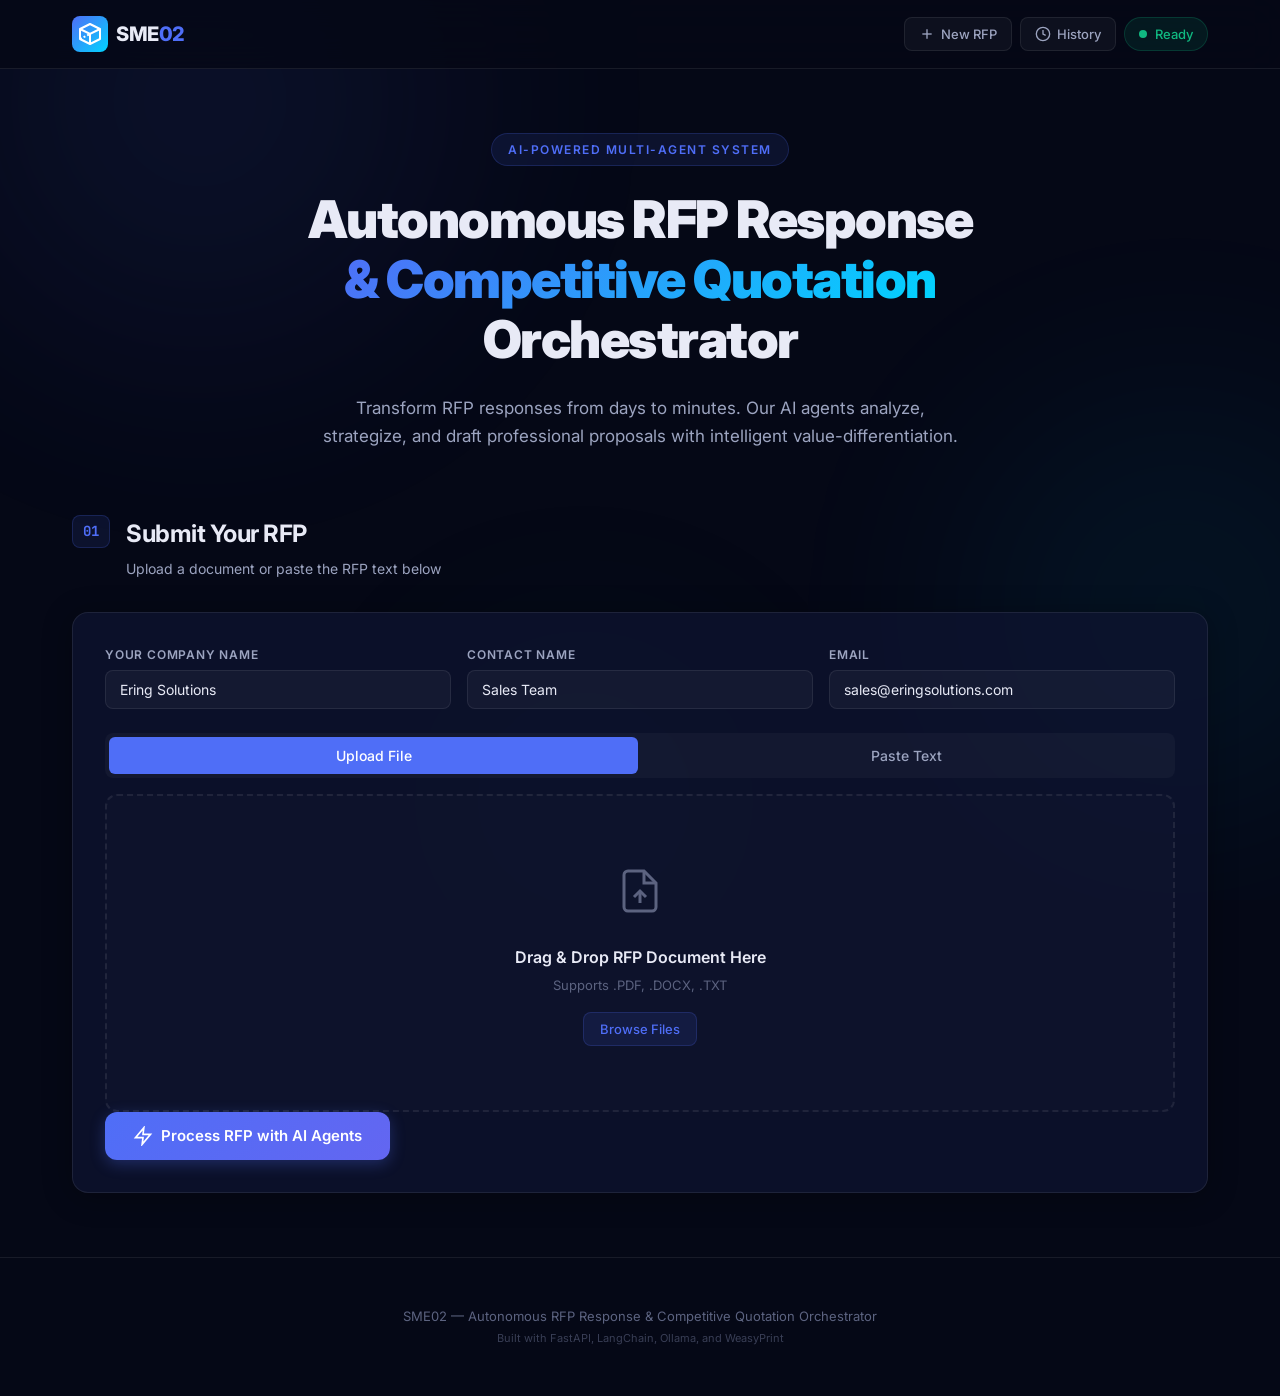
<file: static/index.html>
<!DOCTYPE html>
<html lang="en">
<head>
    <meta charset="UTF-8">
    <meta name="viewport" content="width=device-width, initial-scale=1.0">
    <title>SME02 — Autonomous RFP Response Orchestrator</title>
    <meta name="description" content="AI-powered multi-agent system for competitive RFP quotation generation. Transform RFP responses from days to minutes.">
    <link rel="preconnect" href="https://fonts.googleapis.com">
    <link rel="preconnect" href="https://fonts.gstatic.com" crossorigin>
    <link href="https://fonts.googleapis.com/css2?family=Inter:wght@300;400;500;600;700;800;900&family=JetBrains+Mono:wght@400;500;600;700&display=swap" rel="stylesheet">
    <link rel="stylesheet" href="https://fonts.googleapis.com/css2?family=Material+Symbols+Rounded:opsz,wght,FILL,GRAD@20..48,100..700,0..1,-50..200&icon_names=assignment,cancel,check_circle,currency_exchange,description,pending,published_with_changes,schedule,search,settings,smart_toy,stylus_fountain_pen,sync" />
    <link rel="stylesheet" href="/static/css/style.css?v=1.1">
</head>
<body>

    <!-- ===== Ambient Background ===== -->
    <div class="ambient-bg">
        <div class="ambient-orb orb-1"></div>
        <div class="ambient-orb orb-2"></div>
        <div class="ambient-orb orb-3"></div>
    </div>

    <!-- ===== Header ===== -->
    <header class="header" id="header">
        <div class="header-inner">
            <div class="logo">
                <div class="logo-icon">
                    <svg width="24" height="24" viewBox="0 0 24 24" fill="none">
                        <path d="M12 2L2 7V17L12 22L22 17V7L12 2Z" stroke="currentColor" stroke-width="2" stroke-linejoin="round"/>
                        <path d="M12 22V12" stroke="currentColor" stroke-width="2"/>
                        <path d="M22 7L12 12L2 7" stroke="currentColor" stroke-width="2"/>
                        <path d="M2 17L12 12" stroke="currentColor" stroke-width="2" stroke-dasharray="2 2"/>
                    </svg>
                </div>
                <span class="logo-text">SME<span class="logo-accent">02</span></span>
            </div>
            <nav class="nav-actions">
                <button class="header-btn" id="newRfpHeaderBtn" title="Start New RFP">
                    <svg width="16" height="16" viewBox="0 0 24 24" fill="none" stroke="currentColor" stroke-width="2">
                        <line x1="12" y1="5" x2="12" y2="19"/>
                        <line x1="5" y1="12" x2="19" y2="12"/>
                    </svg>
                    New RFP
                </button>
                <button class="header-btn" id="historyBtn" title="View History">
                    <svg width="16" height="16" viewBox="0 0 24 24" fill="none" stroke="currentColor" stroke-width="2">
                        <circle cx="12" cy="12" r="10"/>
                        <polyline points="12 6 12 12 16 14"/>
                    </svg>
                    History
                </button>
                <span class="status-badge" id="globalStatus">
                    <span class="status-dot"></span>
                    Ready
                </span>
            </nav>
        </div>
    </header>

    <!-- ===== Main Content ===== -->
    <main class="main">

        <!-- Hero Section -->
        <section class="hero" id="heroSection">
            <div class="hero-content">
                <div class="hero-badge">AI-Powered Multi-Agent System</div>
                <h1 class="hero-title">
                    Autonomous RFP Response<br>
                    <span class="gradient-text">&amp; Competitive Quotation</span><br>
                    Orchestrator
                </h1>
                <p class="hero-subtitle">
                    Transform RFP responses from days to minutes. Our AI agents analyze, strategize, and draft
                    professional proposals with intelligent value-differentiation.
                </p>
            </div>
        </section>

        <!-- RFP Input Section -->
        <section class="section" id="inputSection">
            <div class="section-header">
                <div class="section-number">01</div>
                <div>
                    <h2 class="section-title">Submit Your RFP</h2>
                    <p class="section-desc">Upload a document or paste the RFP text below</p>
                </div>
            </div>

            <div class="input-card glass-card">
                <div class="input-meta-row">
                    <div class="input-field-group">
                        <label for="companyName">Your Company Name</label>
                        <input type="text" id="companyName" value="Ering Solutions" placeholder="Your company name">
                    </div>
                    <div class="input-field-group">
                        <label for="contactName">Contact Name</label>
                        <input type="text" id="contactName" value="Sales Team" placeholder="Contact person">
                    </div>
                    <div class="input-field-group">
                        <label for="contactEmail">Email</label>
                        <input type="email" id="contactEmail" value="sales@eringsolutions.com" placeholder="Email">
                    </div>
                </div>

                <div class="input-mode-tabs" id="inputModeTabs">
                    <button class="input-tab active" data-mode="upload">Upload File</button>
                    <button class="input-tab" data-mode="paste">Paste Text</button>
                </div>
                
                <div class="input-mode-content active" id="mode-upload">
                    <div class="drop-zone" id="dropZone">
                        <div class="drop-zone-icon">
                            <svg width="48" height="48" viewBox="0 0 24 24" fill="none" stroke="currentColor" stroke-width="1.5">
                                <path d="M14 2H6a2 2 0 0 0-2 2v16a2 2 0 0 0 2 2h12a2 2 0 0 0 2-2V8z"></path>
                                <polyline points="14 2 14 8 20 8"></polyline>
                                <line x1="12" y1="18" x2="12" y2="12"></line>
                                <polyline points="9 15 12 12 15 15"></polyline>
                            </svg>
                        </div>
                        <p class="drop-zone-text">Drag &amp; Drop RFP Document Here</p>
                        <p class="drop-zone-hint">Supports .PDF, .DOCX, .TXT</p>
                        <button class="btn-secondary drop-zone-btn" id="browseFileBtn">Browse Files</button>
                        <input type="file" id="fileInput" accept=".pdf,.docx,.txt,.doc" style="display:none;">
                    </div>
                    
                    <div class="selected-file hidden" id="selectedFile">
                        <div class="file-info">
                            <span class="file-icon">📄</span>
                            <span class="file-name" id="fileName">document.pdf</span>
                            <span class="file-size" id="fileSize">2.4 MB</span>
                        </div>
                        <button class="btn-secondary" id="removeFileBtn" style="padding:4px 8px;">✕ Remove</button>
                    </div>
                </div>

                <div class="input-mode-content" id="mode-paste">
                    <div class="textarea-wrapper">
                        <textarea id="rfpInput" rows="16" placeholder="Paste your RFP document text here...

Example:
## Request for Proposal (RFP) - IT Infrastructure Upgrade
**Issued By:** Tech Solutions Inc.
..."></textarea>
                        <div class="textarea-footer">
                            <span class="char-count" id="charCount">0 characters</span>
                            <button class="btn-secondary" id="loadExampleBtn">Load Example RFP</button>
                        </div>
                    </div>
                </div>

                <button class="btn-primary" id="processBtn">
                    <svg width="20" height="20" viewBox="0 0 24 24" fill="none" stroke="currentColor" stroke-width="2">
                        <polygon points="13 2 3 14 12 14 11 22 21 10 12 10 13 2"/>
                    </svg>
                    Process RFP with AI Agents
                </button>
            </div>
        </section>

        <!-- Agent Reasoning Feed (Glass Box) -->
        <section class="section hidden" id="agentSection">
            <div class="section-header">
                <div class="section-number">02</div>
                <div>
                    <h2 class="section-title">Agent Reasoning Feed</h2>
                    <p class="section-desc">Watch our AI agents analyze, strategize, and draft in real-time</p>
                </div>
            </div>

            <div class="agents-panel glass-card">
                <!-- Agent Status Cards -->
                <div class="agent-status-bar">
                    <div class="agent-chip" id="chipAnalyst" data-status="waiting">
                        <div class="agent-chip-icon"><span class="material-symbols-rounded">search</span></div>
                        <div class="agent-chip-info">
                            <span class="agent-chip-name">Junior Analyst</span>
                            <span class="agent-chip-status">Waiting</span>
                        </div>
                    </div>
                    <div class="agent-connector">→</div>
                    <div class="agent-chip" id="chipStrategist" data-status="waiting">
                        <div class="agent-chip-icon"><span class="material-symbols-rounded">currency_exchange</span></div>
                        <div class="agent-chip-info">
                            <span class="agent-chip-name">Pricing Strategist</span>
                            <span class="agent-chip-status">Waiting</span>
                        </div>
                    </div>
                    <div class="agent-connector">→</div>
                    <div class="agent-chip" id="chipCopywriter" data-status="waiting">
                        <div class="agent-chip-icon"><span class="material-symbols-rounded">stylus_fountain_pen</span></div>
                        <div class="agent-chip-info">
                            <span class="agent-chip-name">Senior Copywriter</span>
                            <span class="agent-chip-status">Waiting</span>
                        </div>
                    </div>
                </div>

                <!-- Live Feed -->
                <div class="feed-container" id="feedContainer">
                    <div class="feed-empty">
                        <div class="feed-empty-icon"><span class="material-symbols-rounded" style="font-size: 48px;">smart_toy</span></div>
                        <p>Agent reasoning will appear here in real-time...</p>
                    </div>
                </div>
            </div>
        </section>

        <!-- Review & Approve Section -->
        <section class="section hidden" id="reviewSection">
            <div class="section-header">
                <div class="section-number">03</div>
                <div>
                    <h2 class="section-title">Review &amp; Approve</h2>
                    <p class="section-desc">Review the generated proposal and provide feedback before final PDF generation</p>
                </div>
            </div>

            <div class="review-panel glass-card">
                <!-- Tabs -->
                <div class="review-tabs" id="reviewTabs">
                    <button class="review-tab active" data-tab="requirements">Requirements</button>
                    <button class="review-tab" data-tab="pricing">Pricing</button>
                    <button class="review-tab" data-tab="proposal">Proposal</button>
                </div>

                <!-- Tab Content -->
                <div class="review-content" id="reviewContent">
                    <div class="review-tab-content active" id="tab-requirements"></div>
                    <div class="review-tab-content" id="tab-pricing"></div>
                    <div class="review-tab-content" id="tab-proposal"></div>
                </div>

                <!-- Feedback Area -->
                <div class="feedback-area">
                    <h3>Request Changes</h3>
                    <p class="feedback-hint">Specify which agent should make changes and describe the modification.</p>

                    <div class="changes-list" id="changesList"></div>

                    <div class="add-change-form">
                        <select id="changeAgent">
                            <option value="Junior Analyst">Junior Analyst (Requirements)</option>
                            <option value="Pricing Strategist">Pricing Strategist (Pricing)</option>
                            <option value="Senior Copywriter">Senior Copywriter (Content)</option>
                        </select>
                        <input type="text" id="changeInstruction" placeholder="Describe the change you want...">
                        <button class="btn-secondary" id="addChangeBtn">+ Add Change</button>
                    </div>

                    <div class="review-actions">
                        <button class="btn-primary" id="approveBtn">
                            <svg width="18" height="18" viewBox="0 0 24 24" fill="none" stroke="currentColor" stroke-width="2.5">
                                <polyline points="20 6 9 17 4 12"/>
                            </svg>
                            Approve &amp; Generate PDF
                        </button>
                        <button class="btn-outline" id="submitChangesBtn" style="display:none;">
                            <svg width="18" height="18" viewBox="0 0 24 24" fill="none" stroke="currentColor" stroke-width="2">
                                <path d="M11 4H4a2 2 0 0 0-2 2v14a2 2 0 0 0 2 2h14a2 2 0 0 0 2-2v-7"/>
                                <path d="M18.5 2.5a2.121 2.121 0 0 1 3 3L12 15l-4 1 1-4 9.5-9.5z"/>
                            </svg>
                            Submit Changes &amp; Re-run Agents
                        </button>
                    </div>
                </div>
            </div>
        </section>

        <!-- PDF Download Section -->
        <section class="section hidden" id="downloadSection">
            <div class="section-header">
                <div class="section-number">04</div>
                <div>
                    <h2 class="section-title">Your Quotation is Ready</h2>
                    <p class="section-desc">Download your boardroom-ready professional PDF quotation</p>
                </div>
            </div>

            <div class="download-card glass-card">
                <div class="download-icon">
                    <svg width="64" height="64" viewBox="0 0 24 24" fill="none" stroke="currentColor" stroke-width="1.5">
                        <path d="M14 2H6a2 2 0 0 0-2 2v16a2 2 0 0 0 2 2h12a2 2 0 0 0 2-2V8z"/>
                        <polyline points="14 2 14 8 20 8"/>
                        <line x1="12" y1="18" x2="12" y2="12"/>
                        <polyline points="9 15 12 18 15 15"/>
                    </svg>
                </div>
                <h3>SME02 Professional Quotation</h3>
                <p class="download-meta" id="downloadMeta">Generated with AI-powered analysis</p>
                <a class="btn-primary download-btn" id="downloadPdfBtn" href="#">
                    <svg width="20" height="20" viewBox="0 0 24 24" fill="none" stroke="currentColor" stroke-width="2">
                        <path d="M21 15v4a2 2 0 0 1-2 2H5a2 2 0 0 1-2-2v-4"/>
                        <polyline points="7 10 12 15 17 10"/>
                        <line x1="12" y1="15" x2="12" y2="3"/>
                    </svg>
                    Download PDF Quotation
                </a>
                <button class="btn-new-rfp" id="newRfpBtn">
                    <svg width="18" height="18" viewBox="0 0 24 24" fill="none" stroke="currentColor" stroke-width="2">
                        <line x1="12" y1="5" x2="12" y2="19"/>
                        <line x1="5" y1="12" x2="19" y2="12"/>
                    </svg>
                    Start New RFP
                </button>
            </div>
        </section>

    </main>

    <!-- Footer -->
    <footer class="footer">
        <p>SME02 — Autonomous RFP Response & Competitive Quotation Orchestrator</p>
        <p class="footer-sub">Built with FastAPI, LangChain, Ollama, and WeasyPrint</p>
    </footer>

    <!-- ===== History Modal ===== -->
    <div class="modal-overlay hidden" id="historyModal">
        <div class="modal-panel glass-card">
            <div class="modal-header">
                <h2 class="modal-title">
                    <svg width="20" height="20" viewBox="0 0 24 24" fill="none" stroke="currentColor" stroke-width="2">
                        <circle cx="12" cy="12" r="10"/>
                        <polyline points="12 6 12 12 16 14"/>
                    </svg>
                    RFP History
                </h2>
                <button class="modal-close" id="closeHistoryBtn">&times;</button>
            </div>
            <div class="modal-body" id="historyList">
                <div class="history-empty">
                    <div class="history-empty-icon">📋</div>
                    <p>No previous RFPs yet. Process your first RFP to see it here.</p>
                </div>
            </div>
        </div>
    </div>

    <script src="/static/js/app.js?v=1.1"></script>
</body>
</html>
</file>
<file: static/css/style.css>
/* ============================================
   SME02 — Glass Box UI Design System
   ============================================ */

/* ---- CSS Variables ---- */
:root {
    /* Colors */
    --bg-deep: #050816;
    --bg-surface: #0a0e27;
    --bg-card: rgba(15, 20, 50, 0.7);
    --bg-card-hover: rgba(20, 28, 65, 0.8);
    --bg-glass: rgba(255, 255, 255, 0.03);
    --bg-glass-border: rgba(255, 255, 255, 0.08);

    --accent-primary: #4f6ef7;
    --accent-primary-rgb: 79, 110, 247;
    --accent-secondary: #00d4ff;
    --accent-secondary-rgb: 0, 212, 255;
    --accent-success: #10b981;
    --accent-success-rgb: 16, 185, 129;
    --accent-warning: #f59e0b;
    --accent-error: #ef4444;

    --text-primary: #e8eaf6;
    --text-secondary: #9ca4c0;
    --text-muted: #5c6380;
    --text-accent: #a5b4fc;

    /* Typography */
    --font-body: 'Inter', -apple-system, BlinkMacSystemFont, sans-serif;
    --font-mono: 'JetBrains Mono', 'Fira Code', monospace;

    /* Spacing */
    --space-xs: 4px;
    --space-sm: 8px;
    --space-md: 16px;
    --space-lg: 24px;
    --space-xl: 32px;
    --space-2xl: 48px;
    --space-3xl: 64px;

    /* Radius */
    --radius-sm: 8px;
    --radius-md: 12px;
    --radius-lg: 16px;
    --radius-xl: 24px;

    /* Shadows */
    --shadow-glow: 0 0 40px rgba(var(--accent-primary-rgb), 0.15);
    --shadow-card: 0 4px 30px rgba(0, 0, 0, 0.3);
}

/* ---- Reset & Base ---- */
*, *::before, *::after {
    box-sizing: border-box;
    margin: 0;
    padding: 0;
}

html {
    scroll-behavior: smooth;
    -webkit-font-smoothing: antialiased;
    -moz-osx-font-smoothing: grayscale;
}

body {
    font-family: var(--font-body);
    background: var(--bg-deep);
    color: var(--text-primary);
    line-height: 1.6;
    min-height: 100vh;
    overflow-x: hidden;
}

/* ---- Ambient Background ---- */
.ambient-bg {
    position: fixed;
    top: 0;
    left: 0;
    width: 100%;
    height: 100%;
    pointer-events: none;
    z-index: 0;
    overflow: hidden;
}

.ambient-orb {
    position: absolute;
    border-radius: 50%;
    filter: blur(120px);
    opacity: 0.3;
    animation: orbFloat 20s ease-in-out infinite;
}

.orb-1 {
    width: 600px;
    height: 600px;
    background: radial-gradient(circle, rgba(var(--accent-primary-rgb), 0.4), transparent);
    top: -200px;
    left: -100px;
    animation-delay: 0s;
}

.orb-2 {
    width: 500px;
    height: 500px;
    background: radial-gradient(circle, rgba(var(--accent-secondary-rgb), 0.3), transparent);
    top: 40%;
    right: -150px;
    animation-delay: -7s;
}

.orb-3 {
    width: 400px;
    height: 400px;
    background: radial-gradient(circle, rgba(var(--accent-success-rgb), 0.2), transparent);
    bottom: -100px;
    left: 30%;
    animation-delay: -14s;
}

@keyframes orbFloat {
    0%, 100% { transform: translate(0, 0) scale(1); }
    25% { transform: translate(30px, -40px) scale(1.05); }
    50% { transform: translate(-20px, 20px) scale(0.95); }
    75% { transform: translate(40px, 30px) scale(1.02); }
}

/* ---- Header ---- */
.header {
    position: sticky;
    top: 0;
    z-index: 100;
    backdrop-filter: blur(20px);
    -webkit-backdrop-filter: blur(20px);
    background: rgba(5, 8, 22, 0.8);
    border-bottom: 1px solid var(--bg-glass-border);
}

.header-inner {
    max-width: 1200px;
    margin: 0 auto;
    padding: var(--space-md) var(--space-xl);
    display: flex;
    align-items: center;
    justify-content: space-between;
}

.logo {
    display: flex;
    align-items: center;
    gap: var(--space-sm);
}

.logo-icon {
    width: 36px;
    height: 36px;
    background: linear-gradient(135deg, var(--accent-primary), var(--accent-secondary));
    border-radius: var(--radius-sm);
    display: flex;
    align-items: center;
    justify-content: center;
    color: white;
}

.logo-text {
    font-size: 20px;
    font-weight: 800;
    letter-spacing: -0.5px;
    color: var(--text-primary);
}

.logo-accent {
    color: var(--accent-primary);
}

.status-badge {
    display: flex;
    align-items: center;
    gap: var(--space-sm);
    padding: 6px 14px;
    border-radius: 20px;
    font-size: 13px;
    font-weight: 500;
    background: rgba(var(--accent-success-rgb), 0.1);
    color: var(--accent-success);
    border: 1px solid rgba(var(--accent-success-rgb), 0.2);
    transition: all 0.3s ease;
}

.status-dot {
    width: 8px;
    height: 8px;
    border-radius: 50%;
    background: var(--accent-success);
    animation: pulse 2s ease-in-out infinite;
}

@keyframes pulse {
    0%, 100% { opacity: 1; transform: scale(1); }
    50% { opacity: 0.5; transform: scale(0.8); }
}

.status-badge.processing {
    background: rgba(var(--accent-primary-rgb), 0.1);
    color: var(--accent-primary);
    border-color: rgba(var(--accent-primary-rgb), 0.2);
}
.status-badge.processing .status-dot {
    background: var(--accent-primary);
}

.status-badge.error {
    background: rgba(239, 68, 68, 0.1);
    color: var(--accent-error);
    border-color: rgba(239, 68, 68, 0.2);
}
.status-badge.error .status-dot {
    background: var(--accent-error);
    animation: none;
}

/* ---- Main Content ---- */
.main {
    position: relative;
    z-index: 1;
    max-width: 1200px;
    margin: 0 auto;
    padding: 0 var(--space-xl);
}

/* ---- Hero ---- */
.hero {
    padding: var(--space-3xl) 0;
    text-align: center;
}

.hero-badge {
    display: inline-block;
    padding: 6px 16px;
    border-radius: 20px;
    font-size: 12px;
    font-weight: 600;
    text-transform: uppercase;
    letter-spacing: 1.5px;
    background: rgba(var(--accent-primary-rgb), 0.1);
    color: var(--accent-primary);
    border: 1px solid rgba(var(--accent-primary-rgb), 0.2);
    margin-bottom: var(--space-lg);
}

.hero-title {
    font-size: clamp(32px, 5vw, 52px);
    font-weight: 900;
    line-height: 1.15;
    letter-spacing: -1.5px;
    margin-bottom: var(--space-lg);
    color: var(--text-primary);
}

.gradient-text {
    background: linear-gradient(135deg, var(--accent-primary), var(--accent-secondary));
    -webkit-background-clip: text;
    -webkit-text-fill-color: transparent;
    background-clip: text;
}

.hero-subtitle {
    font-size: 17px;
    color: var(--text-secondary);
    max-width: 650px;
    margin: 0 auto;
    line-height: 1.7;
}

/* ---- Sections ---- */
.section {
    margin-bottom: var(--space-3xl);
    animation: fadeInUp 0.6s ease forwards;
}

.section.hidden {
    display: none;
}

.hidden {
    display: none !important;
}

@keyframes fadeInUp {
    from { opacity: 0; transform: translateY(20px); }
    to { opacity: 1; transform: translateY(0); }
}

.section-header {
    display: flex;
    align-items: flex-start;
    gap: var(--space-md);
    margin-bottom: var(--space-xl);
}

.section-number {
    font-family: var(--font-mono);
    font-size: 14px;
    font-weight: 700;
    color: var(--accent-primary);
    background: rgba(var(--accent-primary-rgb), 0.1);
    padding: 4px 10px;
    border-radius: var(--radius-sm);
    border: 1px solid rgba(var(--accent-primary-rgb), 0.2);
    flex-shrink: 0;
}

.section-title {
    font-size: 24px;
    font-weight: 700;
    letter-spacing: -0.5px;
    margin-bottom: 4px;
}

.section-desc {
    font-size: 14px;
    color: var(--text-secondary);
}

/* ---- Glass Card ---- */
.glass-card {
    background: var(--bg-card);
    border: 1px solid var(--bg-glass-border);
    border-radius: var(--radius-lg);
    padding: var(--space-xl);
    backdrop-filter: blur(10px);
    -webkit-backdrop-filter: blur(10px);
    box-shadow: var(--shadow-card);
    transition: border-color 0.3s ease;
}

.glass-card:hover {
    border-color: rgba(var(--accent-primary-rgb), 0.15);
}

/* ---- Input Section ---- */
.input-meta-row {
    display: grid;
    grid-template-columns: 1fr 1fr 1fr;
    gap: var(--space-md);
    margin-bottom: var(--space-lg);
}

.input-field-group label {
    display: block;
    font-size: 12px;
    font-weight: 600;
    color: var(--text-secondary);
    text-transform: uppercase;
    letter-spacing: 0.8px;
    margin-bottom: 6px;
}

.input-field-group input {
    width: 100%;
    padding: 10px 14px;
    background: rgba(255, 255, 255, 0.04);
    border: 1px solid var(--bg-glass-border);
    border-radius: var(--radius-sm);
    color: var(--text-primary);
    font-family: var(--font-body);
    font-size: 14px;
    transition: all 0.3s ease;
}

.input-field-group input:focus {
    outline: none;
    border-color: var(--accent-primary);
    box-shadow: 0 0 0 3px rgba(var(--accent-primary-rgb), 0.1);
}

/* ---- Input Modes ---- */
.input-mode-tabs {
    display: flex;
    gap: 4px;
    margin-bottom: var(--space-md);
    background: rgba(255, 255, 255, 0.03);
    border-radius: var(--radius-sm);
    padding: 4px;
}

.input-tab {
    flex: 1;
    padding: 10px 16px;
    background: transparent;
    border: none;
    border-radius: 6px;
    color: var(--text-secondary);
    font-family: var(--font-body);
    font-size: 14px;
    font-weight: 500;
    cursor: pointer;
    transition: all 0.3s ease;
}

.input-tab:hover {
    color: var(--text-primary);
    background: rgba(255, 255, 255, 0.05);
}

.input-tab.active {
    background: var(--accent-primary);
    color: white;
}

.input-mode-content {
    display: none;
    animation: fadeInUp 0.3s ease;
}

.input-mode-content.active {
    display: block;
}

/* ---- Drop Zone ---- */
.drop-zone {
    width: 100%;
    border: 2px dashed var(--bg-glass-border);
    border-radius: var(--radius-md);
    padding: var(--space-3xl) var(--space-xl);
    text-align: center;
    background: rgba(255, 255, 255, 0.01);
    transition: all 0.3s ease;
    cursor: pointer;
}

.drop-zone:hover, .drop-zone.dragover {
    border-color: var(--accent-primary);
    background: rgba(var(--accent-primary-rgb), 0.05);
}

.drop-zone-icon {
    font-size: 48px;
    color: var(--text-muted);
    margin-bottom: var(--space-sm);
}

.drop-zone-text {
    font-size: 16px;
    font-weight: 600;
    color: var(--text-primary);
    margin-bottom: 4px;
}

.drop-zone-hint {
    font-size: 13px;
    color: var(--text-muted);
    margin-bottom: var(--space-md);
}

.selected-file {
    display: flex;
    justify-content: space-between;
    align-items: center;
    padding: 16px;
    background: rgba(255, 255, 255, 0.03);
    border: 1px solid var(--accent-primary);
    border-radius: var(--radius-md);
    margin-bottom: var(--space-lg);
    box-shadow: 0 0 15px rgba(var(--accent-primary-rgb), 0.1);
}

.file-info {
    display: flex;
    align-items: center;
    gap: var(--space-sm);
}

.file-name {
    font-weight: 600;
    color: var(--text-primary);
}

.file-size {
    font-size: 12px;
    color: var(--text-secondary);
}

.textarea-wrapper {
    margin-bottom: var(--space-lg);
}

textarea {
    width: 100%;
    padding: 16px;
    background: rgba(255, 255, 255, 0.03);
    border: 1px solid var(--bg-glass-border);
    border-radius: var(--radius-md);
    color: var(--text-primary);
    font-family: var(--font-mono);
    font-size: 13px;
    line-height: 1.7;
    resize: vertical;
    transition: all 0.3s ease;
}

textarea:focus {
    outline: none;
    border-color: var(--accent-primary);
    box-shadow: 0 0 0 3px rgba(var(--accent-primary-rgb), 0.1);
}

textarea::placeholder {
    color: var(--text-muted);
}

.textarea-footer {
    display: flex;
    justify-content: space-between;
    align-items: center;
    margin-top: var(--space-sm);
}

.char-count {
    font-size: 12px;
    color: var(--text-muted);
    font-family: var(--font-mono);
}

/* ---- Buttons ---- */
.btn-primary {
    display: inline-flex;
    align-items: center;
    gap: var(--space-sm);
    padding: 14px 28px;
    background: linear-gradient(135deg, var(--accent-primary), #6366f1);
    color: white;
    border: none;
    border-radius: var(--radius-md);
    font-family: var(--font-body);
    font-size: 15px;
    font-weight: 600;
    cursor: pointer;
    transition: all 0.3s ease;
    text-decoration: none;
    box-shadow: 0 4px 15px rgba(var(--accent-primary-rgb), 0.3);
}

.btn-primary:hover {
    transform: translateY(-2px);
    box-shadow: 0 6px 25px rgba(var(--accent-primary-rgb), 0.4);
}

.btn-primary:active {
    transform: translateY(0);
}

.btn-primary:disabled {
    opacity: 0.5;
    cursor: not-allowed;
    transform: none;
    box-shadow: none;
}

.btn-secondary {
    display: inline-flex;
    align-items: center;
    gap: var(--space-sm);
    padding: 8px 16px;
    background: rgba(var(--accent-primary-rgb), 0.1);
    color: var(--accent-primary);
    border: 1px solid rgba(var(--accent-primary-rgb), 0.2);
    border-radius: var(--radius-sm);
    font-family: var(--font-body);
    font-size: 13px;
    font-weight: 500;
    cursor: pointer;
    transition: all 0.3s ease;
}

.btn-secondary:hover {
    background: rgba(var(--accent-primary-rgb), 0.2);
}

.btn-outline {
    display: inline-flex;
    align-items: center;
    gap: var(--space-sm);
    padding: 14px 28px;
    background: transparent;
    color: var(--accent-primary);
    border: 1px solid var(--accent-primary);
    border-radius: var(--radius-md);
    font-family: var(--font-body);
    font-size: 15px;
    font-weight: 600;
    cursor: pointer;
    transition: all 0.3s ease;
}

.btn-outline:hover {
    background: rgba(var(--accent-primary-rgb), 0.1);
}

/* ---- Agent Status Bar ---- */
.agent-status-bar {
    display: flex;
    align-items: center;
    justify-content: center;
    gap: var(--space-md);
    margin-bottom: var(--space-xl);
    flex-wrap: wrap;
}

.agent-chip {
    display: flex;
    align-items: center;
    gap: var(--space-sm);
    padding: 10px 16px;
    background: rgba(255, 255, 255, 0.03);
    border: 1px solid var(--bg-glass-border);
    border-radius: var(--radius-md);
    transition: all 0.4s ease;
}

.agent-chip[data-status="active"] {
    border-color: var(--accent-primary);
    background: rgba(var(--accent-primary-rgb), 0.08);
    box-shadow: 0 0 20px rgba(var(--accent-primary-rgb), 0.15);
}

.agent-chip[data-status="complete"] {
    border-color: var(--accent-success);
    background: rgba(var(--accent-success-rgb), 0.08);
}

.agent-chip-icon {
    font-size: 20px;
}

.agent-chip-name {
    font-size: 13px;
    font-weight: 600;
    display: block;
}

.agent-chip-status {
    font-size: 11px;
    color: var(--text-muted);
    display: block;
    font-family: var(--font-mono);
}

.agent-chip[data-status="active"] .agent-chip-status {
    color: var(--accent-primary);
}

.agent-chip[data-status="complete"] .agent-chip-status {
    color: var(--accent-success);
}

.agent-connector {
    color: var(--text-muted);
    font-size: 18px;
    font-weight: 300;
}

/* ---- Feed Container ---- */
.feed-container {
    max-height: 500px;
    overflow-y: auto;
    padding-right: var(--space-sm);
    scroll-behavior: smooth;
}

.feed-container::-webkit-scrollbar {
    width: 6px;
}

.feed-container::-webkit-scrollbar-track {
    background: transparent;
}

.feed-container::-webkit-scrollbar-thumb {
    background: rgba(255, 255, 255, 0.1);
    border-radius: 3px;
}

.feed-empty {
    text-align: center;
    padding: var(--space-3xl) 0;
    color: var(--text-muted);
}

.feed-empty-icon {
    font-size: 40px;
    margin-bottom: var(--space-md);
    opacity: 0.5;
}

.feed-message {
    display: flex;
    gap: var(--space-md);
    padding: var(--space-md);
    border-radius: var(--radius-md);
    margin-bottom: var(--space-sm);
    animation: messageSlide 0.3s ease forwards;
    border-left: 3px solid transparent;
    transition: background 0.2s ease;
}

.feed-message:hover {
    background: rgba(255, 255, 255, 0.02);
}

@keyframes messageSlide {
    from { opacity: 0; transform: translateX(-10px); }
    to { opacity: 1; transform: translateX(0); }
}

.feed-message.type-thinking { border-left-color: var(--accent-secondary); }
.feed-message.type-action { border-left-color: var(--accent-primary); }
.feed-message.type-result { border-left-color: var(--accent-success); }
.feed-message.type-error { border-left-color: var(--accent-error); }
.feed-message.type-status { border-left-color: var(--accent-warning); }
.feed-message.type-complete {
    border-left-color: var(--accent-success);
    background: rgba(var(--accent-success-rgb), 0.05);
}

.feed-avatar {
    width: 32px;
    height: 32px;
    border-radius: var(--radius-sm);
    display: flex;
    align-items: center;
    justify-content: center;
    font-size: 16px;
    flex-shrink: 0;
    background: rgba(var(--accent-primary-rgb), 0.1);
}

.feed-body {
    flex: 1;
    min-width: 0;
}

.feed-header {
    display: flex;
    align-items: center;
    gap: var(--space-sm);
    margin-bottom: 4px;
}

.feed-agent-name {
    font-size: 12px;
    font-weight: 700;
    color: var(--accent-primary);
    font-family: var(--font-mono);
}

.feed-type-badge {
    font-size: 10px;
    padding: 1px 6px;
    border-radius: 4px;
    font-weight: 600;
    text-transform: uppercase;
    letter-spacing: 0.5px;
}

.type-thinking .feed-type-badge { background: rgba(var(--accent-secondary-rgb), 0.15); color: var(--accent-secondary); }
.type-action .feed-type-badge { background: rgba(var(--accent-primary-rgb), 0.15); color: var(--accent-primary); }
.type-result .feed-type-badge { background: rgba(var(--accent-success-rgb), 0.15); color: var(--accent-success); }
.type-error .feed-type-badge { background: rgba(239, 68, 68, 0.15); color: var(--accent-error); }
.type-status .feed-type-badge { background: rgba(245, 158, 11, 0.15); color: var(--accent-warning); }
.type-complete .feed-type-badge { background: rgba(var(--accent-success-rgb), 0.15); color: var(--accent-success); }

.feed-time {
    font-size: 10px;
    color: var(--text-muted);
    font-family: var(--font-mono);
    margin-left: auto;
}

.feed-content {
    font-size: 13px;
    color: var(--text-secondary);
    line-height: 1.6;
    white-space: pre-wrap;
    word-break: break-word;
}

/* ---- Review Panel ---- */
.review-tabs {
    display: flex;
    gap: 4px;
    margin-bottom: var(--space-xl);
    background: rgba(255, 255, 255, 0.03);
    border-radius: var(--radius-sm);
    padding: 4px;
}

.review-tab {
    flex: 1;
    padding: 10px 16px;
    background: transparent;
    border: none;
    border-radius: 6px;
    color: var(--text-secondary);
    font-family: var(--font-body);
    font-size: 14px;
    font-weight: 500;
    cursor: pointer;
    transition: all 0.3s ease;
}

.review-tab:hover {
    color: var(--text-primary);
    background: rgba(255, 255, 255, 0.05);
}

.review-tab.active {
    background: var(--accent-primary);
    color: white;
}

.review-tab-content {
    display: none;
    animation: fadeInUp 0.3s ease;
}

.review-tab-content.active {
    display: block;
}

.review-content {
    margin-bottom: var(--space-xl);
    min-height: 200px;
    max-height: 500px;
    overflow-y: auto;
    padding: var(--space-md);
    background: rgba(255, 255, 255, 0.02);
    border-radius: var(--radius-md);
    border: 1px solid var(--bg-glass-border);
}

.review-content::-webkit-scrollbar {
    width: 6px;
}

.review-content::-webkit-scrollbar-thumb {
    background: rgba(255, 255, 255, 0.1);
    border-radius: 3px;
}

.review-item {
    padding: var(--space-md);
    border-bottom: 1px solid var(--bg-glass-border);
    font-size: 14px;
}

.review-item:last-child { border-bottom: none; }

.review-item-label {
    font-size: 11px;
    font-weight: 700;
    color: var(--text-muted);
    text-transform: uppercase;
    letter-spacing: 0.8px;
    margin-bottom: 4px;
}

.review-item-value {
    color: var(--text-primary);
    line-height: 1.6;
}

.review-item-value.highlight {
    color: var(--accent-success);
    font-weight: 600;
}

/* Pricing table in review */
.review-price-table {
    width: 100%;
    border-collapse: collapse;
    font-size: 13px;
    margin: var(--space-md) 0;
}

.review-price-table th {
    text-align: left;
    padding: 10px 12px;
    background: rgba(var(--accent-primary-rgb), 0.1);
    color: var(--accent-primary);
    font-size: 11px;
    text-transform: uppercase;
    letter-spacing: 0.5px;
    border-bottom: 1px solid var(--bg-glass-border);
}

.review-price-table td {
    padding: 10px 12px;
    border-bottom: 1px solid rgba(255, 255, 255, 0.04);
    color: var(--text-secondary);
}

.review-price-table tr:hover td {
    background: rgba(255, 255, 255, 0.02);
}

.review-price-table .total-row td {
    font-weight: 700;
    color: var(--text-primary);
    border-top: 2px solid var(--accent-primary);
}

.value-add-tag {
    display: inline-block;
    padding: 2px 8px;
    border-radius: 4px;
    font-size: 10px;
    font-weight: 700;
    background: rgba(var(--accent-success-rgb), 0.15);
    color: var(--accent-success);
    text-transform: uppercase;
    letter-spacing: 0.5px;
}

/* ---- Feedback Area ---- */
.feedback-area {
    border-top: 1px solid var(--bg-glass-border);
    padding-top: var(--space-xl);
}

.feedback-area h3 {
    font-size: 16px;
    font-weight: 600;
    margin-bottom: 4px;
}

.feedback-hint {
    font-size: 13px;
    color: var(--text-muted);
    margin-bottom: var(--space-lg);
}

.changes-list {
    margin-bottom: var(--space-md);
}

.change-item {
    display: flex;
    align-items: center;
    gap: var(--space-md);
    padding: var(--space-sm) var(--space-md);
    background: rgba(var(--accent-primary-rgb), 0.05);
    border: 1px solid rgba(var(--accent-primary-rgb), 0.1);
    border-radius: var(--radius-sm);
    margin-bottom: var(--space-sm);
    font-size: 13px;
    animation: fadeInUp 0.2s ease;
}

.change-item-agent {
    font-weight: 700;
    color: var(--accent-primary);
    font-family: var(--font-mono);
    font-size: 11px;
    flex-shrink: 0;
    min-width: 120px;
}

.change-item-text {
    flex: 1;
    color: var(--text-secondary);
}

.change-item-remove {
    background: none;
    border: none;
    color: var(--accent-error);
    cursor: pointer;
    font-size: 16px;
    padding: 4px;
    opacity: 0.6;
    transition: opacity 0.2s;
}

.change-item-remove:hover { opacity: 1; }

.add-change-form {
    display: flex;
    gap: var(--space-sm);
    margin-bottom: var(--space-xl);
}

.add-change-form select,
.add-change-form input {
    padding: 10px 12px;
    background: rgba(255, 255, 255, 0.04);
    border: 1px solid var(--bg-glass-border);
    border-radius: var(--radius-sm);
    color: var(--text-primary);
    font-family: var(--font-body);
    font-size: 13px;
}

.add-change-form select {
    min-width: 200px;
}

.add-change-form select option {
    background: var(--bg-surface);
    color: var(--text-primary);
}

.add-change-form input {
    flex: 1;
}

.add-change-form input:focus,
.add-change-form select:focus {
    outline: none;
    border-color: var(--accent-primary);
}

.review-actions {
    display: flex;
    gap: var(--space-md);
    flex-wrap: wrap;
}

/* ---- Download Section ---- */
.download-card {
    text-align: center;
    padding: var(--space-3xl);
}

.download-icon {
    color: var(--accent-primary);
    margin-bottom: var(--space-lg);
    animation: floatUp 3s ease-in-out infinite;
}

@keyframes floatUp {
    0%, 100% { transform: translateY(0); }
    50% { transform: translateY(-10px); }
}

.download-card h3 {
    font-size: 22px;
    font-weight: 700;
    margin-bottom: var(--space-sm);
}

.download-meta {
    color: var(--text-secondary);
    margin-bottom: var(--space-xl);
    font-size: 14px;
}

.download-btn {
    display: inline-flex;
    padding: 16px 36px;
    font-size: 16px;
}

/* ---- Footer ---- */
.footer {
    position: relative;
    z-index: 1;
    text-align: center;
    padding: var(--space-2xl);
    color: var(--text-muted);
    font-size: 13px;
    border-top: 1px solid var(--bg-glass-border);
    margin-top: var(--space-3xl);
}

.footer-sub {
    font-size: 11px;
    margin-top: 4px;
    opacity: 0.6;
}

/* ---- Spinner ---- */
.spinner {
    width: 20px;
    height: 20px;
    border: 2px solid rgba(255, 255, 255, 0.3);
    border-top-color: white;
    border-radius: 50%;
    animation: spin 0.8s linear infinite;
    display: inline-block;
}

@keyframes spin {
    to { transform: rotate(360deg); }
}

/* ---- Header Nav Actions ---- */
.nav-actions {
    display: flex;
    align-items: center;
    gap: var(--space-sm);
}

.header-btn {
    display: inline-flex;
    align-items: center;
    gap: 6px;
    padding: 8px 14px;
    background: rgba(255, 255, 255, 0.04);
    border: 1px solid var(--bg-glass-border);
    border-radius: var(--radius-sm);
    color: var(--text-secondary);
    font-family: var(--font-body);
    font-size: 13px;
    font-weight: 500;
    cursor: pointer;
    transition: all 0.3s ease;
}

.header-btn:hover {
    background: rgba(var(--accent-primary-rgb), 0.1);
    border-color: rgba(var(--accent-primary-rgb), 0.3);
    color: var(--text-primary);
    transform: translateY(-1px);
}

.header-btn:active {
    transform: translateY(0);
}

/* ---- New RFP Button (Download Section) ---- */
.btn-new-rfp {
    display: inline-flex;
    align-items: center;
    gap: var(--space-sm);
    padding: 14px 28px;
    margin-top: var(--space-lg);
    background: transparent;
    color: var(--accent-secondary);
    border: 1px solid rgba(var(--accent-secondary-rgb), 0.3);
    border-radius: var(--radius-md);
    font-family: var(--font-body);
    font-size: 15px;
    font-weight: 600;
    cursor: pointer;
    transition: all 0.3s ease;
}

.btn-new-rfp:hover {
    background: rgba(var(--accent-secondary-rgb), 0.1);
    border-color: rgba(var(--accent-secondary-rgb), 0.5);
    transform: translateY(-2px);
    box-shadow: 0 4px 20px rgba(var(--accent-secondary-rgb), 0.15);
}

.btn-new-rfp:active {
    transform: translateY(0);
}

/* ---- History Modal ---- */
.modal-overlay {
    position: fixed;
    top: 0;
    left: 0;
    width: 100%;
    height: 100%;
    background: rgba(0, 0, 0, 0.7);
    backdrop-filter: blur(8px);
    -webkit-backdrop-filter: blur(8px);
    z-index: 1000;
    display: flex;
    align-items: center;
    justify-content: center;
    padding: var(--space-xl);
    animation: modalFadeIn 0.3s ease;
}

.modal-overlay.hidden {
    display: none !important;
}

@keyframes modalFadeIn {
    from { opacity: 0; }
    to { opacity: 1; }
}

.modal-panel {
    width: 100%;
    max-width: 640px;
    max-height: 80vh;
    display: flex;
    flex-direction: column;
    animation: modalSlideUp 0.35s ease;
}

@keyframes modalSlideUp {
    from { opacity: 0; transform: translateY(30px) scale(0.97); }
    to { opacity: 1; transform: translateY(0) scale(1); }
}

.modal-header {
    display: flex;
    align-items: center;
    justify-content: space-between;
    margin-bottom: var(--space-lg);
    padding-bottom: var(--space-md);
    border-bottom: 1px solid var(--bg-glass-border);
}

.modal-title {
    display: flex;
    align-items: center;
    gap: var(--space-sm);
    font-size: 18px;
    font-weight: 700;
    color: var(--text-primary);
}

.modal-title svg {
    color: var(--accent-primary);
}

.modal-close {
    width: 36px;
    height: 36px;
    display: flex;
    align-items: center;
    justify-content: center;
    background: rgba(255, 255, 255, 0.05);
    border: 1px solid var(--bg-glass-border);
    border-radius: var(--radius-sm);
    color: var(--text-secondary);
    font-size: 20px;
    cursor: pointer;
    transition: all 0.2s ease;
}

.modal-close:hover {
    background: rgba(var(--accent-error), 0.1);
    border-color: var(--accent-error);
    color: var(--accent-error);
}

.modal-body {
    overflow-y: auto;
    flex: 1;
    padding-right: var(--space-sm);
}

.modal-body::-webkit-scrollbar {
    width: 6px;
}

.modal-body::-webkit-scrollbar-thumb {
    background: rgba(255, 255, 255, 0.1);
    border-radius: 3px;
}

/* History Items */
.history-empty {
    text-align: center;
    padding: var(--space-3xl) 0;
    color: var(--text-muted);
}

.history-empty-icon {
    font-size: 40px;
    margin-bottom: var(--space-md);
    opacity: 0.5;
}

.history-item {
    display: flex;
    align-items: center;
    gap: var(--space-md);
    padding: var(--space-md);
    background: rgba(255, 255, 255, 0.02);
    border: 1px solid var(--bg-glass-border);
    border-radius: var(--radius-md);
    margin-bottom: var(--space-sm);
    cursor: pointer;
    transition: all 0.3s ease;
    animation: fadeInUp 0.3s ease;
}

.history-item:hover {
    background: rgba(var(--accent-primary-rgb), 0.06);
    border-color: rgba(var(--accent-primary-rgb), 0.2);
    transform: translateX(4px);
}

.history-item-icon {
    width: 40px;
    height: 40px;
    border-radius: var(--radius-sm);
    display: flex;
    align-items: center;
    justify-content: center;
    font-size: 18px;
    flex-shrink: 0;
}

.history-item-icon.completed {
    background: rgba(var(--accent-success-rgb), 0.1);
}

.history-item-icon.processing {
    background: rgba(var(--accent-primary-rgb), 0.1);
}

.history-item-icon.error {
    background: rgba(239, 68, 68, 0.1);
}

.history-item-icon.pending {
    background: rgba(245, 158, 11, 0.1);
}

.history-item-body {
    flex: 1;
    min-width: 0;
}

.history-item-title {
    font-size: 14px;
    font-weight: 600;
    color: var(--text-primary);
    margin-bottom: 2px;
    white-space: nowrap;
    overflow: hidden;
    text-overflow: ellipsis;
}

.history-item-meta {
    display: flex;
    align-items: center;
    gap: var(--space-sm);
    font-size: 12px;
    color: var(--text-muted);
    font-family: var(--font-mono);
}

.history-item-status {
    padding: 2px 8px;
    border-radius: 4px;
    font-size: 10px;
    font-weight: 700;
    text-transform: uppercase;
    letter-spacing: 0.5px;
    flex-shrink: 0;
}

.history-item-status.completed {
    background: rgba(var(--accent-success-rgb), 0.15);
    color: var(--accent-success);
}

.history-item-status.processing,
.history-item-status.analyzing,
.history-item-status.pricing,
.history-item-status.drafting,
.history-item-status.generating_pdf,
.history-item-status.awaiting_approval,
.history-item-status.revising {
    background: rgba(var(--accent-primary-rgb), 0.15);
    color: var(--accent-primary);
}

.history-item-status.error {
    background: rgba(239, 68, 68, 0.15);
    color: var(--accent-error);
}

.history-item-status.pending {
    background: rgba(245, 158, 11, 0.15);
    color: var(--accent-warning);
}

.history-item-actions {
    display: flex;
    gap: var(--space-xs);
}

.history-download-btn {
    display: inline-flex;
    align-items: center;
    justify-content: center;
    width: 32px;
    height: 32px;
    background: rgba(var(--accent-success-rgb), 0.1);
    border: 1px solid rgba(var(--accent-success-rgb), 0.2);
    border-radius: var(--radius-sm);
    color: var(--accent-success);
    cursor: pointer;
    transition: all 0.2s ease;
    text-decoration: none;
}

.history-download-btn:hover {
    background: rgba(var(--accent-success-rgb), 0.2);
    transform: translateY(-1px);
}

/* ---- Responsive ---- */
@media (max-width: 768px) {
    .main { padding: 0 var(--space-md); }
    .glass-card { padding: var(--space-lg); }
    .input-meta-row { grid-template-columns: 1fr; }
    .agent-status-bar { flex-direction: column; }
    .agent-connector { transform: rotate(90deg); }
    .add-change-form { flex-direction: column; }
    .add-change-form select { min-width: 100%; }
    .review-actions { flex-direction: column; }
    .hero-title { font-size: 28px; }
    .nav-actions { gap: 4px; }
    .header-btn { padding: 6px 10px; font-size: 12px; }
    .header-btn svg { display: none; }
    .modal-panel { max-width: 100%; }
    .modal-overlay { padding: var(--space-md); }
    .history-item { flex-wrap: wrap; }
}
</file>
